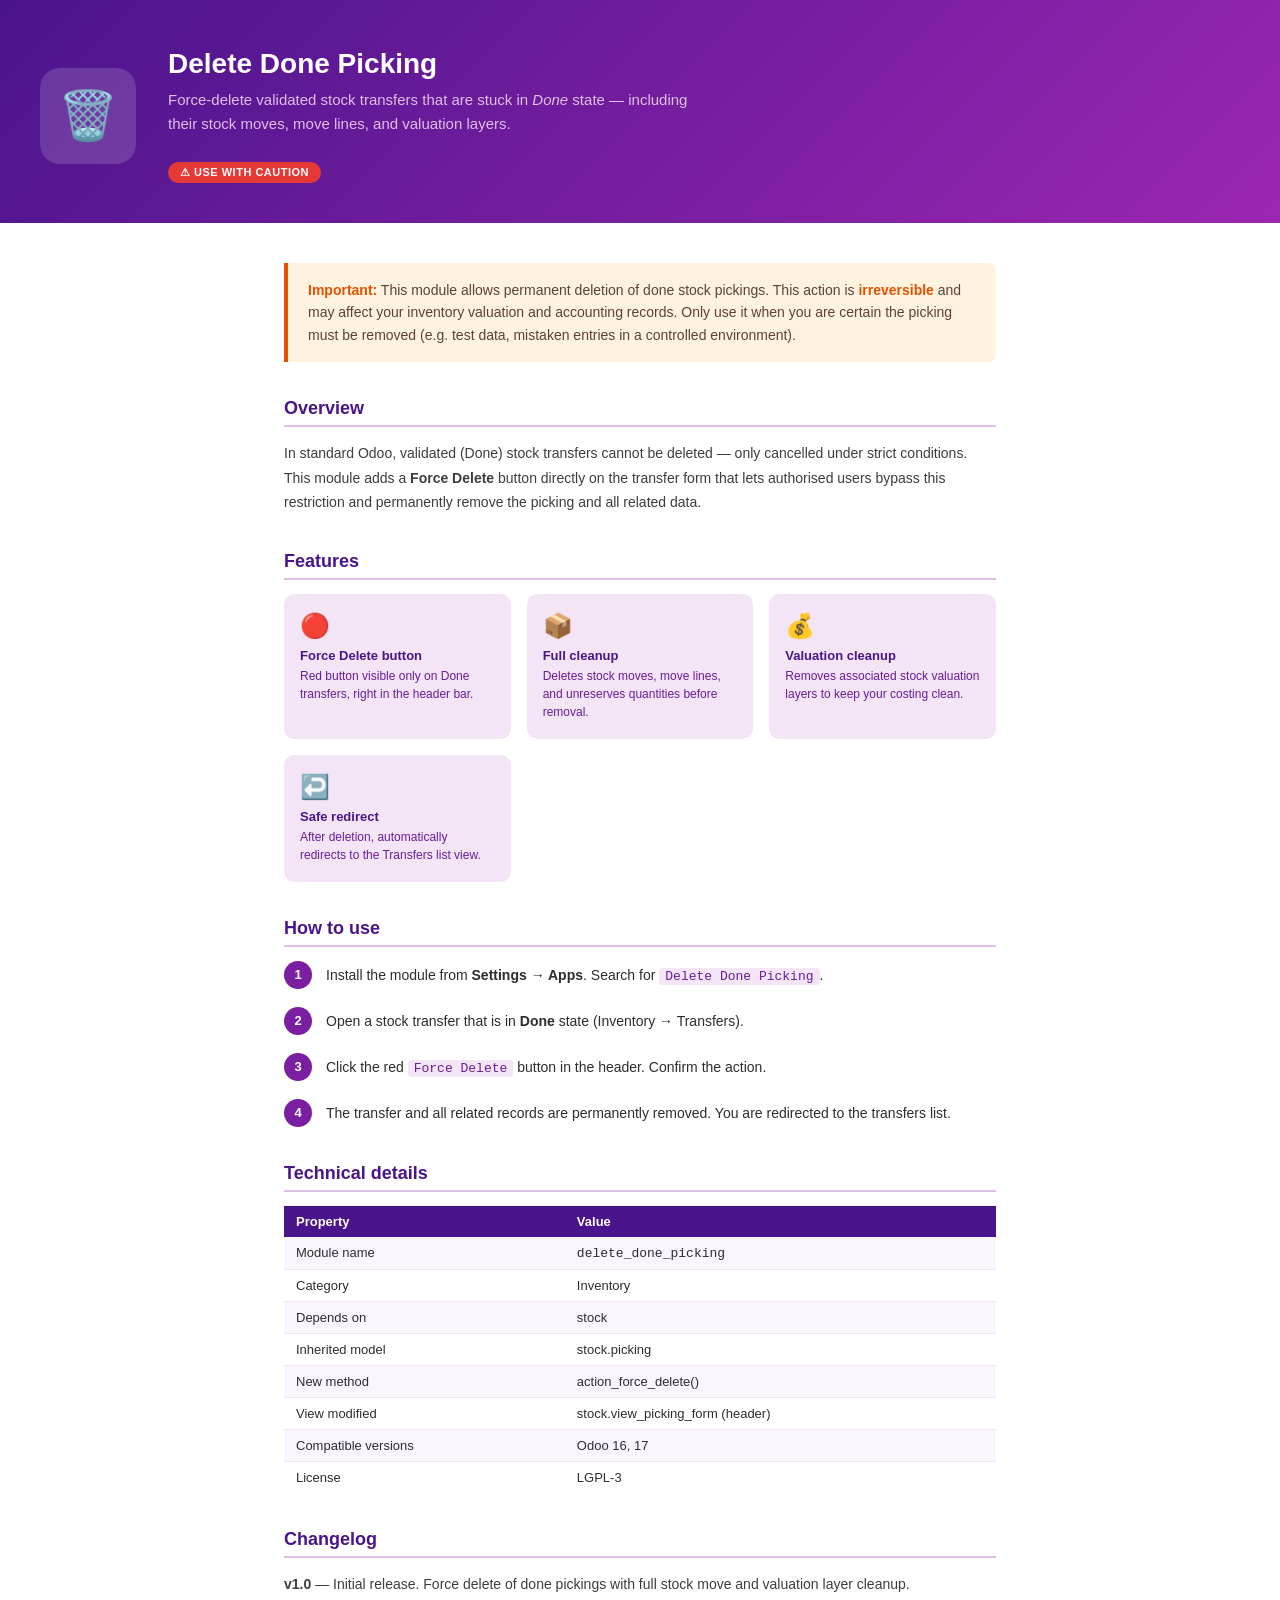
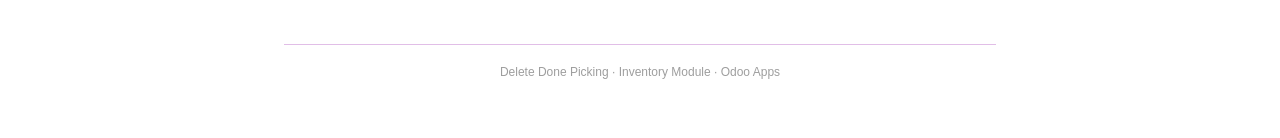
<file: delete_done_picking/description/index.html>
<!DOCTYPE html>
<html lang="en">
<head>
<meta charset="UTF-8"/>
<meta name="viewport" content="width=device-width, initial-scale=1.0"/>
<title>Delete Done Picking</title>
<style>
  * { box-sizing: border-box; margin: 0; padding: 0; }
  body { font-family: 'Segoe UI', Arial, sans-serif; color: #2d2d2d; background: #fff; }

  .hero {
    background: linear-gradient(135deg, #4A148C 0%, #7B1FA2 60%, #9C27B0 100%);
    color: #fff;
    padding: 48px 40px 40px;
    display: flex;
    align-items: center;
    gap: 32px;
  }
  .hero-icon {
    flex-shrink: 0;
    width: 96px; height: 96px;
    background: rgba(255,255,255,0.15);
    border-radius: 20px;
    display: flex; align-items: center; justify-content: center;
    font-size: 48px;
  }
  .hero-text h1 { font-size: 28px; font-weight: 700; margin-bottom: 8px; }
  .hero-text p  { font-size: 15px; color: #E1BEE7; max-width: 520px; line-height: 1.6; }
  .hero-badge {
    display: inline-block;
    margin-top: 14px;
    background: #E53935;
    color: #fff;
    font-size: 11px;
    font-weight: 600;
    padding: 4px 12px;
    border-radius: 20px;
    letter-spacing: 0.5px;
    text-transform: uppercase;
  }

  .body { max-width: 760px; margin: 0 auto; padding: 40px 24px 60px; }

  .warning-box {
    background: #FFF3E0;
    border-left: 4px solid #E65100;
    border-radius: 0 8px 8px 0;
    padding: 16px 20px;
    margin-bottom: 36px;
    font-size: 14px;
    color: #5D4037;
    line-height: 1.6;
  }
  .warning-box strong { color: #E65100; }

  h2 {
    font-size: 18px;
    font-weight: 700;
    color: #4A148C;
    margin: 36px 0 14px;
    padding-bottom: 6px;
    border-bottom: 2px solid #E1BEE7;
  }

  p { font-size: 14px; line-height: 1.75; color: #3d3d3d; margin-bottom: 12px; }

  .features {
    display: grid;
    grid-template-columns: repeat(auto-fit, minmax(200px, 1fr));
    gap: 16px;
    margin: 8px 0 28px;
  }
  .feature-card {
    background: #F3E5F5;
    border-radius: 10px;
    padding: 18px 16px;
  }
  .feature-card .icon { font-size: 24px; margin-bottom: 8px; }
  .feature-card h3 { font-size: 13px; font-weight: 700; color: #4A148C; margin-bottom: 4px; }
  .feature-card p  { font-size: 12px; color: #6A1B9A; margin: 0; line-height: 1.5; }

  .steps { counter-reset: step; }
  .step {
    display: flex; align-items: flex-start; gap: 14px;
    margin-bottom: 18px;
  }
  .step-num {
    flex-shrink: 0;
    width: 28px; height: 28px;
    background: #7B1FA2;
    color: #fff;
    border-radius: 50%;
    display: flex; align-items: center; justify-content: center;
    font-size: 13px; font-weight: 700;
  }
  .step-text { font-size: 14px; line-height: 1.65; padding-top: 3px; }
  .step-text code {
    background: #F3E5F5;
    color: #6A1B9A;
    border-radius: 4px;
    padding: 1px 6px;
    font-size: 13px;
    font-family: monospace;
  }

  .tech-table { width: 100%; border-collapse: collapse; margin-top: 8px; font-size: 13px; }
  .tech-table th {
    background: #4A148C;
    color: #fff;
    padding: 8px 12px;
    text-align: left;
    font-weight: 600;
  }
  .tech-table td { padding: 8px 12px; border-bottom: 1px solid #F3E5F5; }
  .tech-table tr:last-child td { border-bottom: none; }
  .tech-table tr:nth-child(even) td { background: #FAF5FF; }

  .footer {
    margin-top: 48px;
    padding-top: 20px;
    border-top: 1px solid #E1BEE7;
    font-size: 12px;
    color: #9E9E9E;
    text-align: center;
  }
</style>
</head>
<body>

<!-- HERO -->
<div class="hero">
  <div class="hero-icon">🗑️</div>
  <div class="hero-text">
    <h1>Delete Done Picking</h1>
    <p>Force-delete validated stock transfers that are stuck in <em>Done</em> state — including their stock moves, move lines, and valuation layers.</p>
    <span class="hero-badge">⚠ Use with caution</span>
  </div>
</div>

<div class="body">

  <!-- WARNING -->
  <div class="warning-box">
    <strong>Important:</strong> This module allows permanent deletion of done stock pickings. This action is <strong>irreversible</strong> and may affect your inventory valuation and accounting records. Only use it when you are certain the picking must be removed (e.g. test data, mistaken entries in a controlled environment).
  </div>

  <!-- OVERVIEW -->
  <h2>Overview</h2>
  <p>
    In standard Odoo, validated (Done) stock transfers cannot be deleted — only cancelled under strict conditions. This module adds a <strong>Force Delete</strong> button directly on the transfer form that lets authorised users bypass this restriction and permanently remove the picking and all related data.
  </p>

  <!-- FEATURES -->
  <h2>Features</h2>
  <div class="features">
    <div class="feature-card">
      <div class="icon">🔴</div>
      <h3>Force Delete button</h3>
      <p>Red button visible only on Done transfers, right in the header bar.</p>
    </div>
    <div class="feature-card">
      <div class="icon">📦</div>
      <h3>Full cleanup</h3>
      <p>Deletes stock moves, move lines, and unreserves quantities before removal.</p>
    </div>
    <div class="feature-card">
      <div class="icon">💰</div>
      <h3>Valuation cleanup</h3>
      <p>Removes associated stock valuation layers to keep your costing clean.</p>
    </div>
    <div class="feature-card">
      <div class="icon">↩️</div>
      <h3>Safe redirect</h3>
      <p>After deletion, automatically redirects to the Transfers list view.</p>
    </div>
  </div>

  <!-- HOW TO USE -->
  <h2>How to use</h2>
  <div class="steps">
    <div class="step">
      <div class="step-num">1</div>
      <div class="step-text">Install the module from <strong>Settings → Apps</strong>. Search for <code>Delete Done Picking</code>.</div>
    </div>
    <div class="step">
      <div class="step-num">2</div>
      <div class="step-text">Open a stock transfer that is in <strong>Done</strong> state (Inventory → Transfers).</div>
    </div>
    <div class="step">
      <div class="step-num">3</div>
      <div class="step-text">Click the red <code>Force Delete</code> button in the header. Confirm the action.</div>
    </div>
    <div class="step">
      <div class="step-num">4</div>
      <div class="step-text">The transfer and all related records are permanently removed. You are redirected to the transfers list.</div>
    </div>
  </div>

  <!-- TECHNICAL -->
  <h2>Technical details</h2>
  <table class="tech-table">
    <tr><th>Property</th><th>Value</th></tr>
    <tr><td>Module name</td><td><code>delete_done_picking</code></td></tr>
    <tr><td>Category</td><td>Inventory</td></tr>
    <tr><td>Depends on</td><td>stock</td></tr>
    <tr><td>Inherited model</td><td>stock.picking</td></tr>
    <tr><td>New method</td><td>action_force_delete()</td></tr>
    <tr><td>View modified</td><td>stock.view_picking_form (header)</td></tr>
    <tr><td>Compatible versions</td><td>Odoo 16, 17</td></tr>
    <tr><td>License</td><td>LGPL-3</td></tr>
  </table>

  <!-- CHANGELOG -->
  <h2>Changelog</h2>
  <p><strong>v1.0</strong> — Initial release. Force delete of done pickings with full stock move and valuation layer cleanup.</p>

  <div class="footer">
    Delete Done Picking · Inventory Module · Odoo Apps
  </div>

</div>
</body>
</html>
</file>
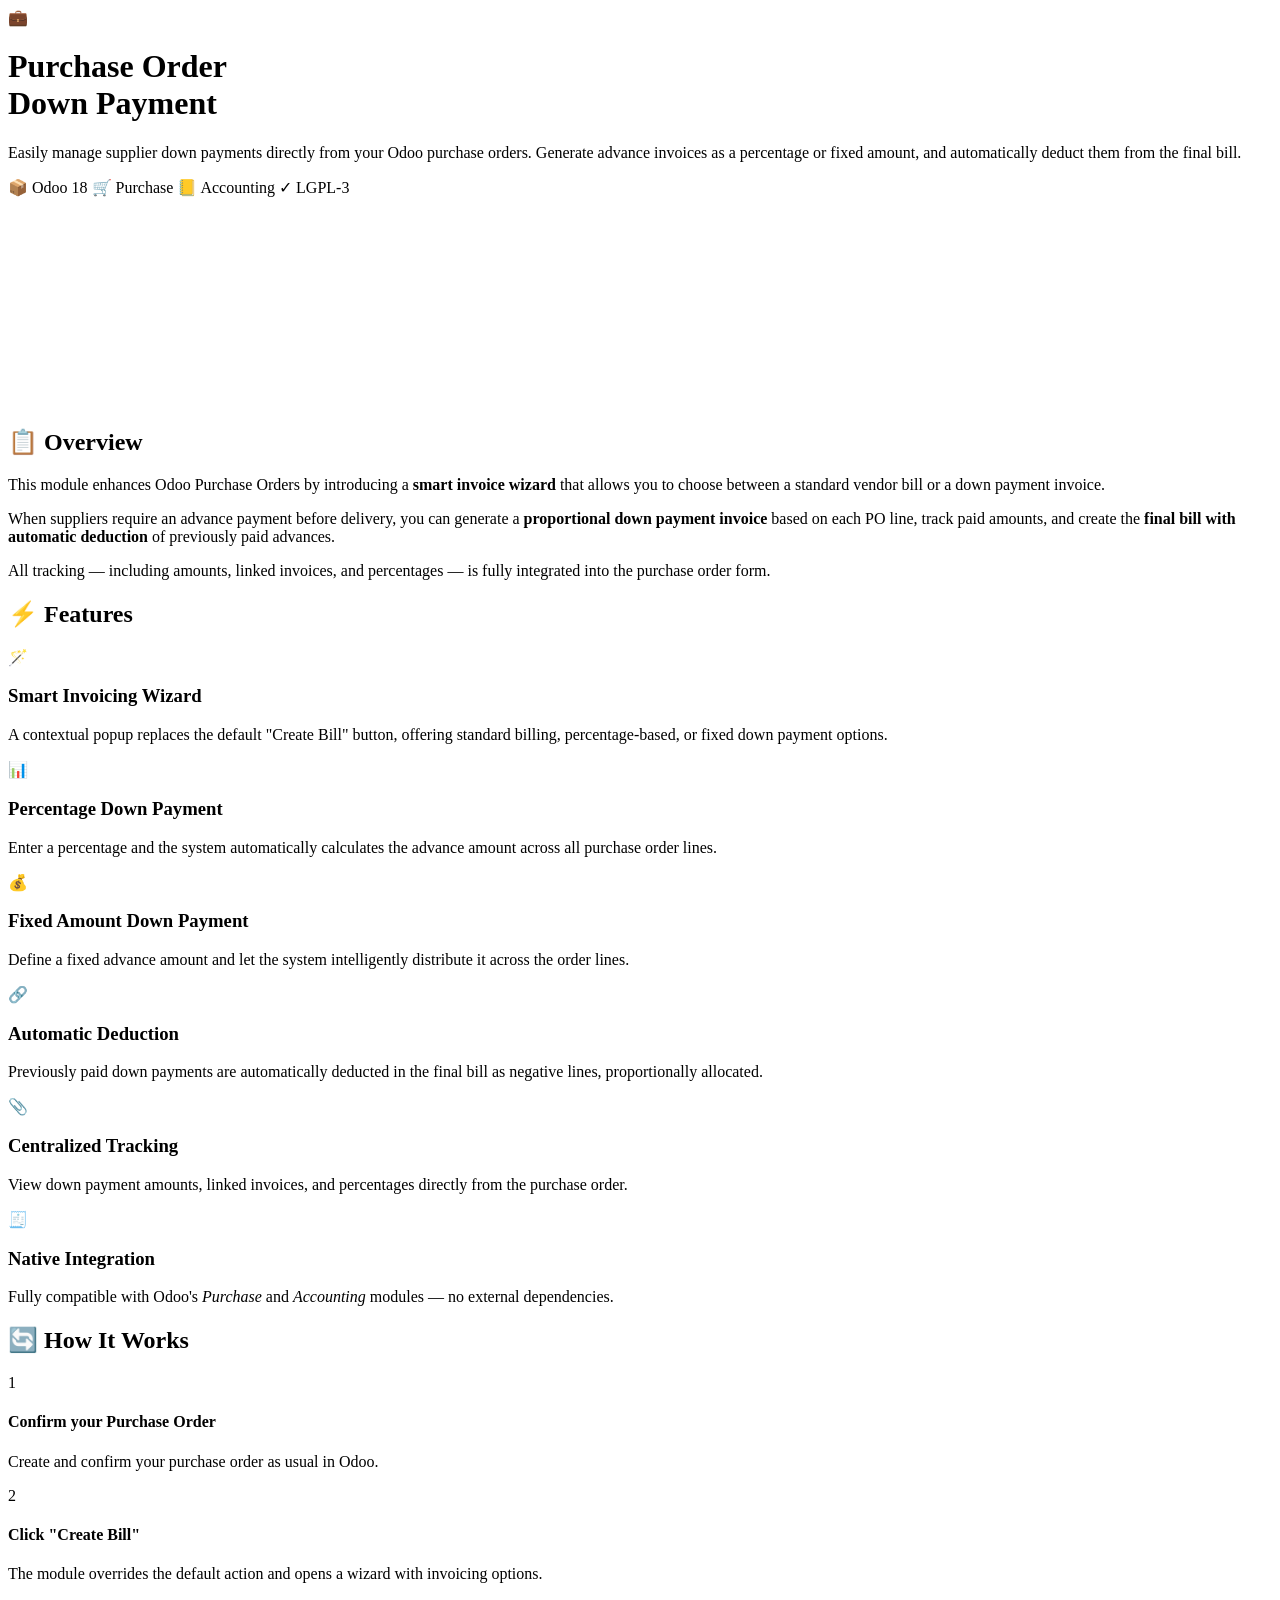
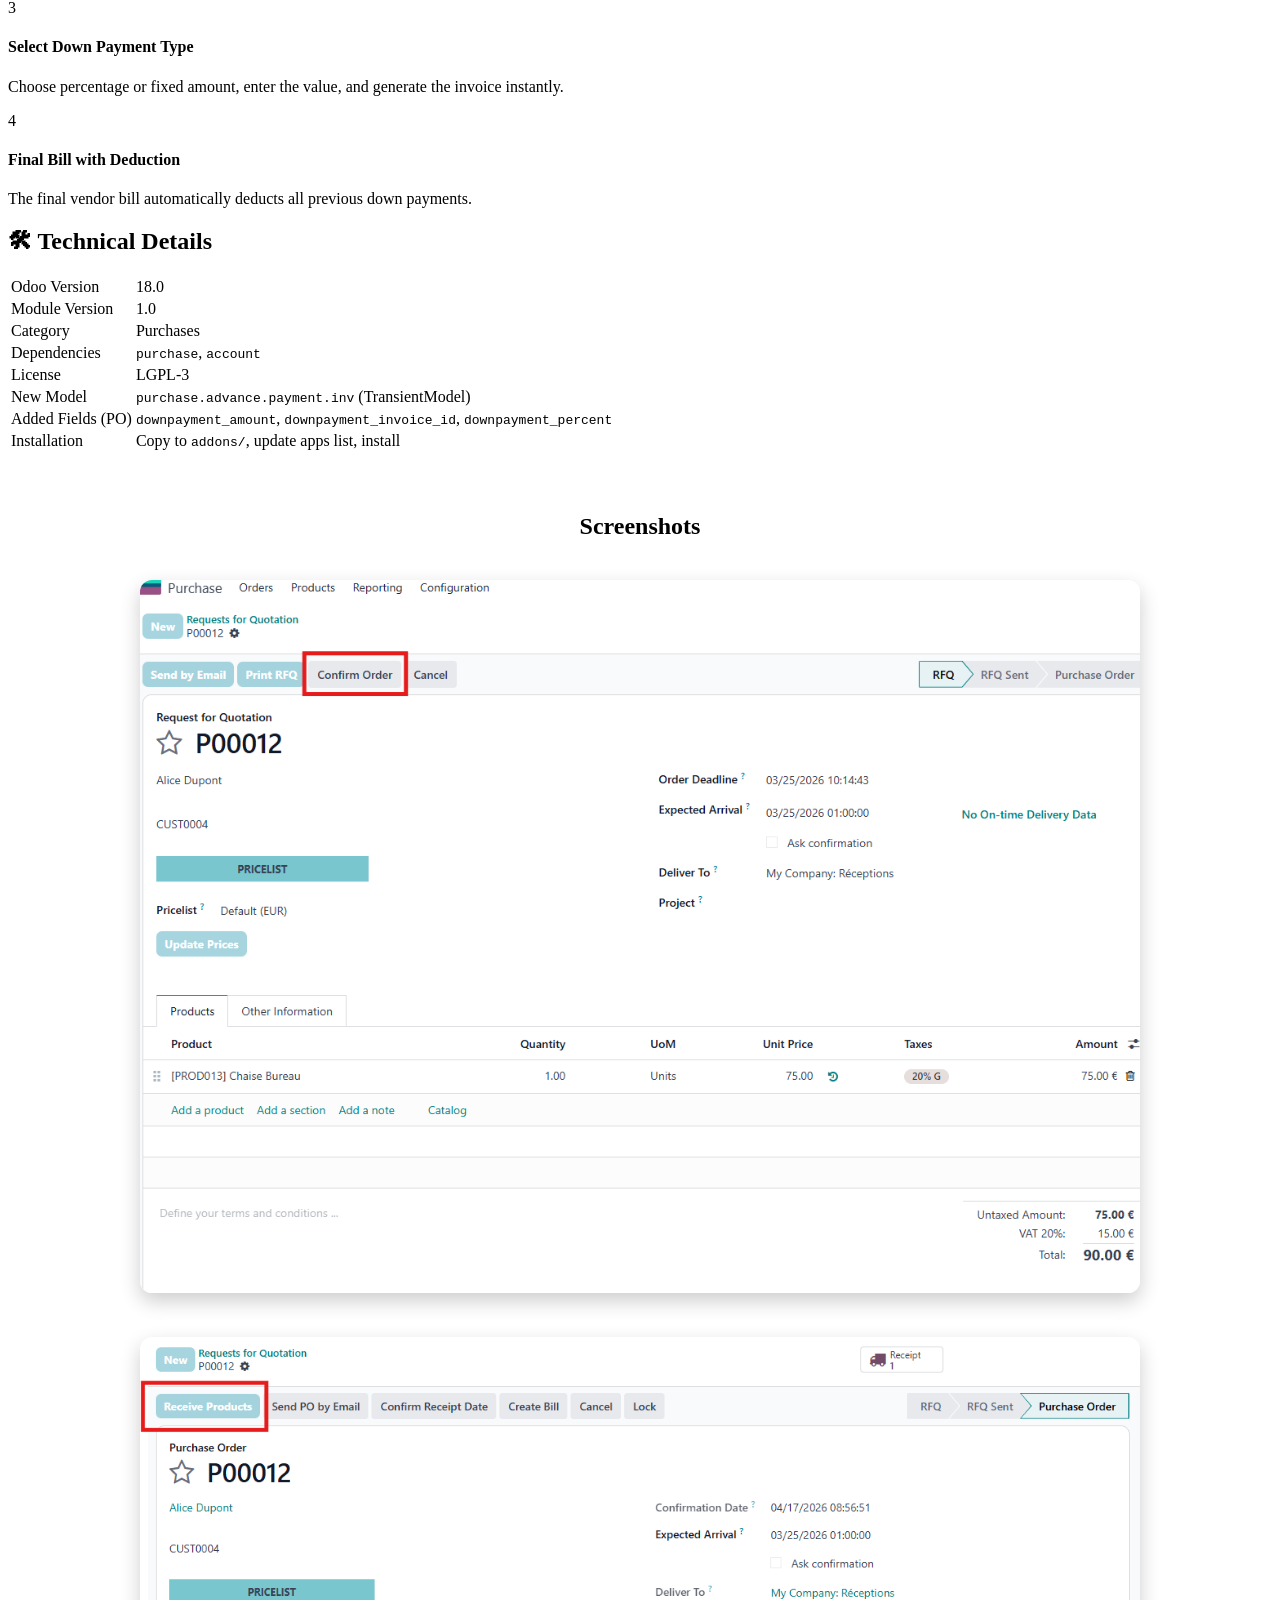
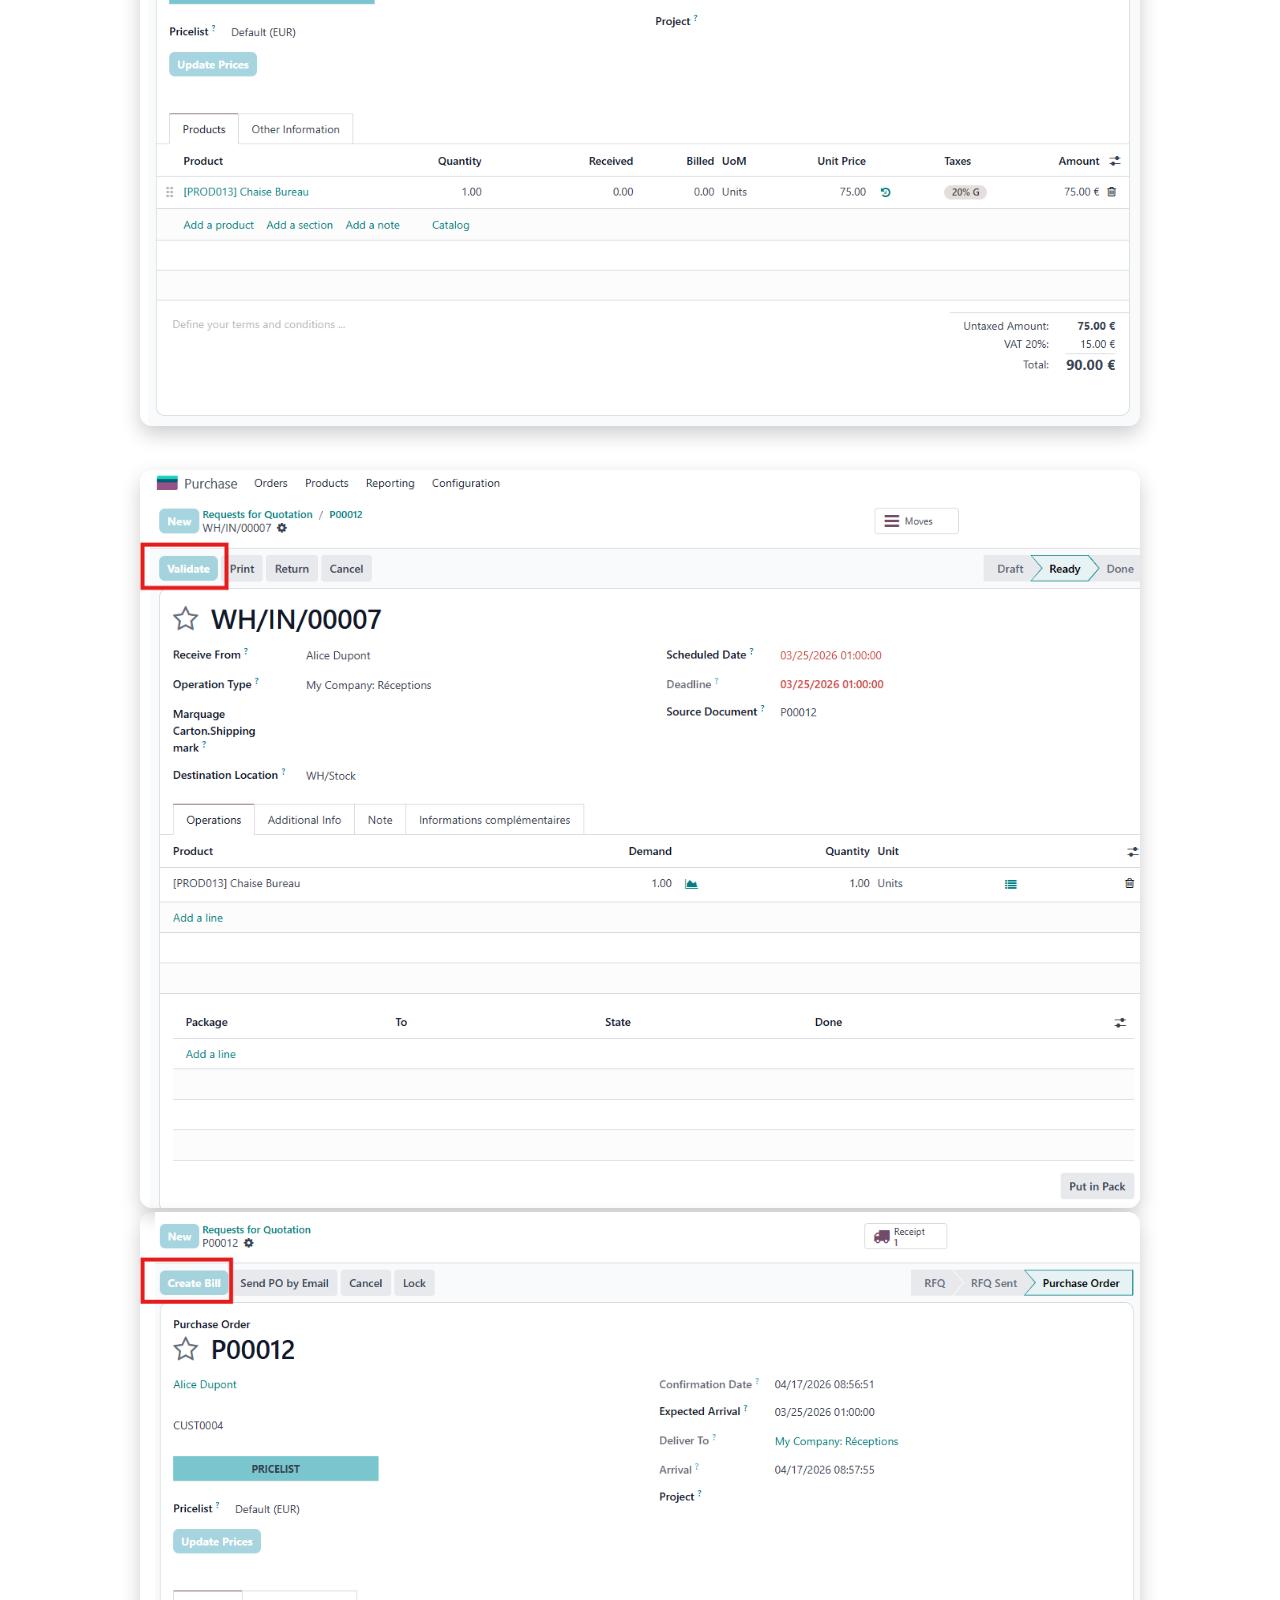
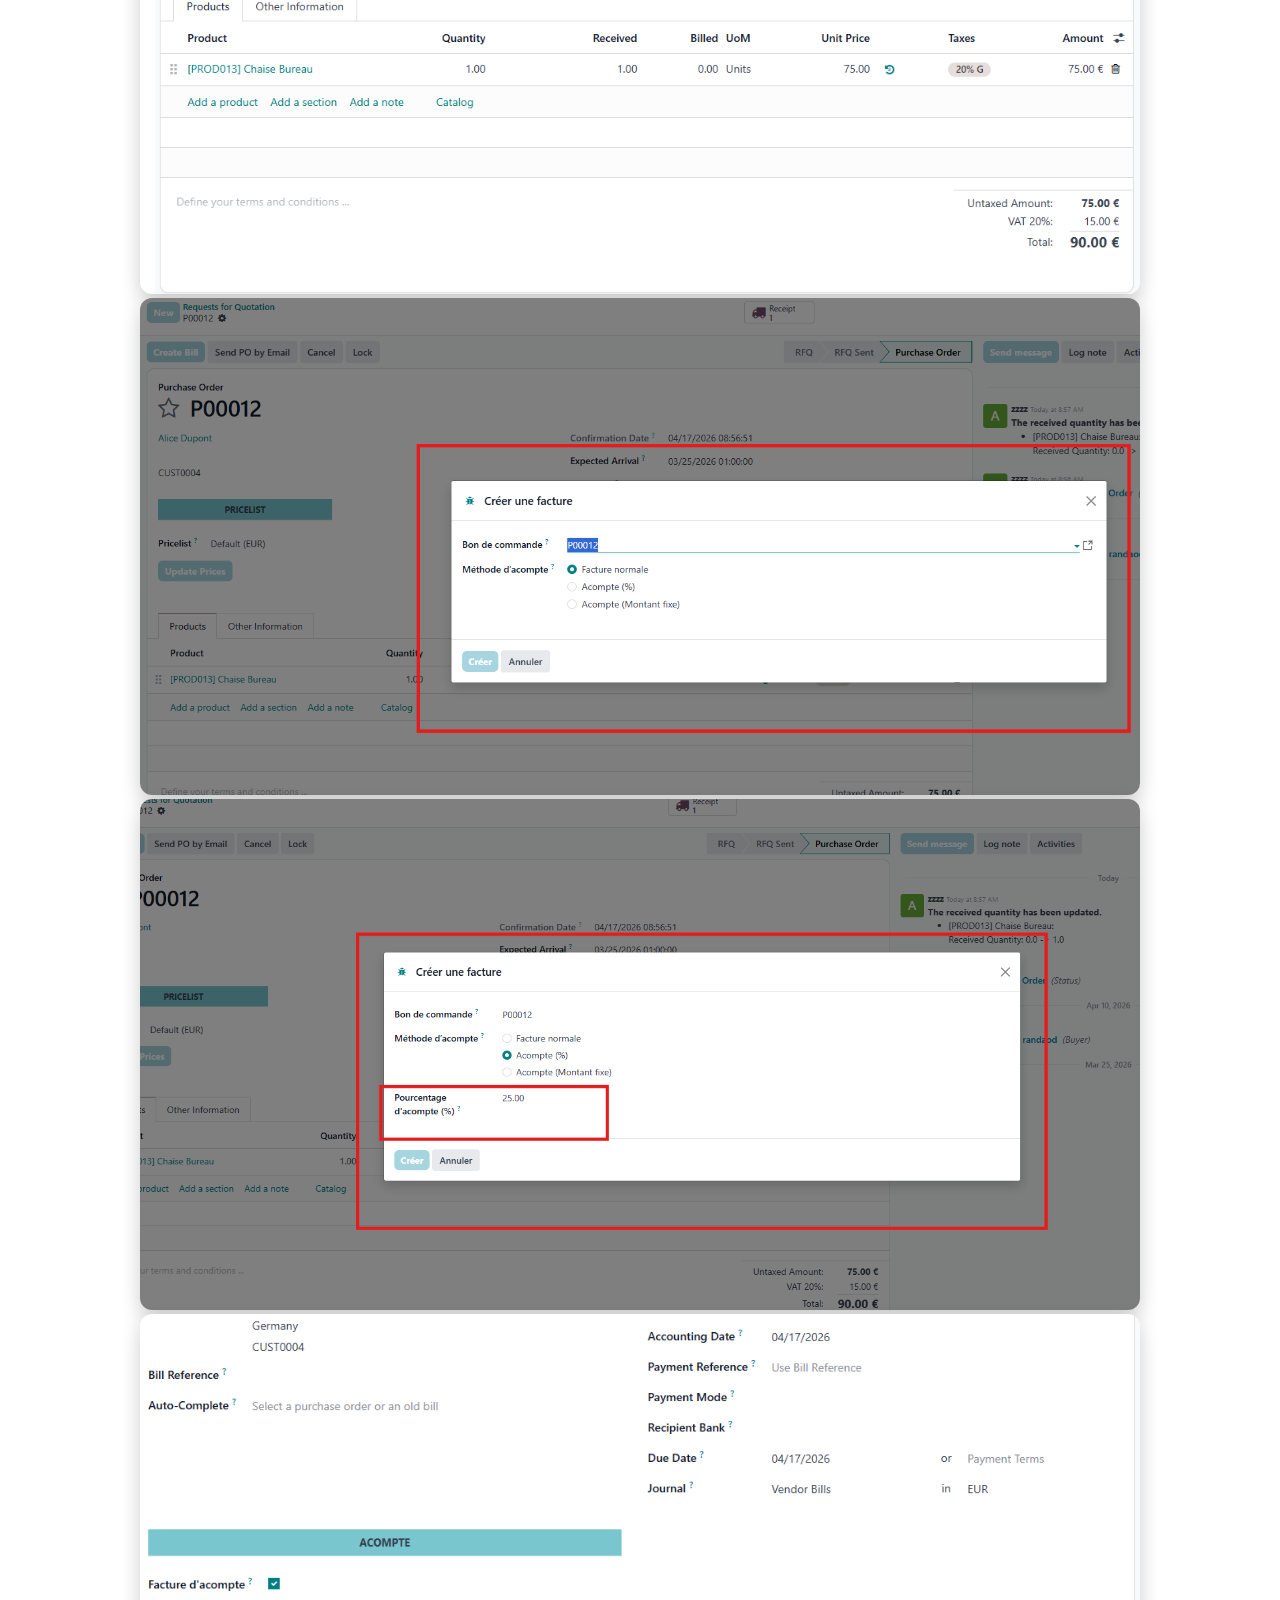
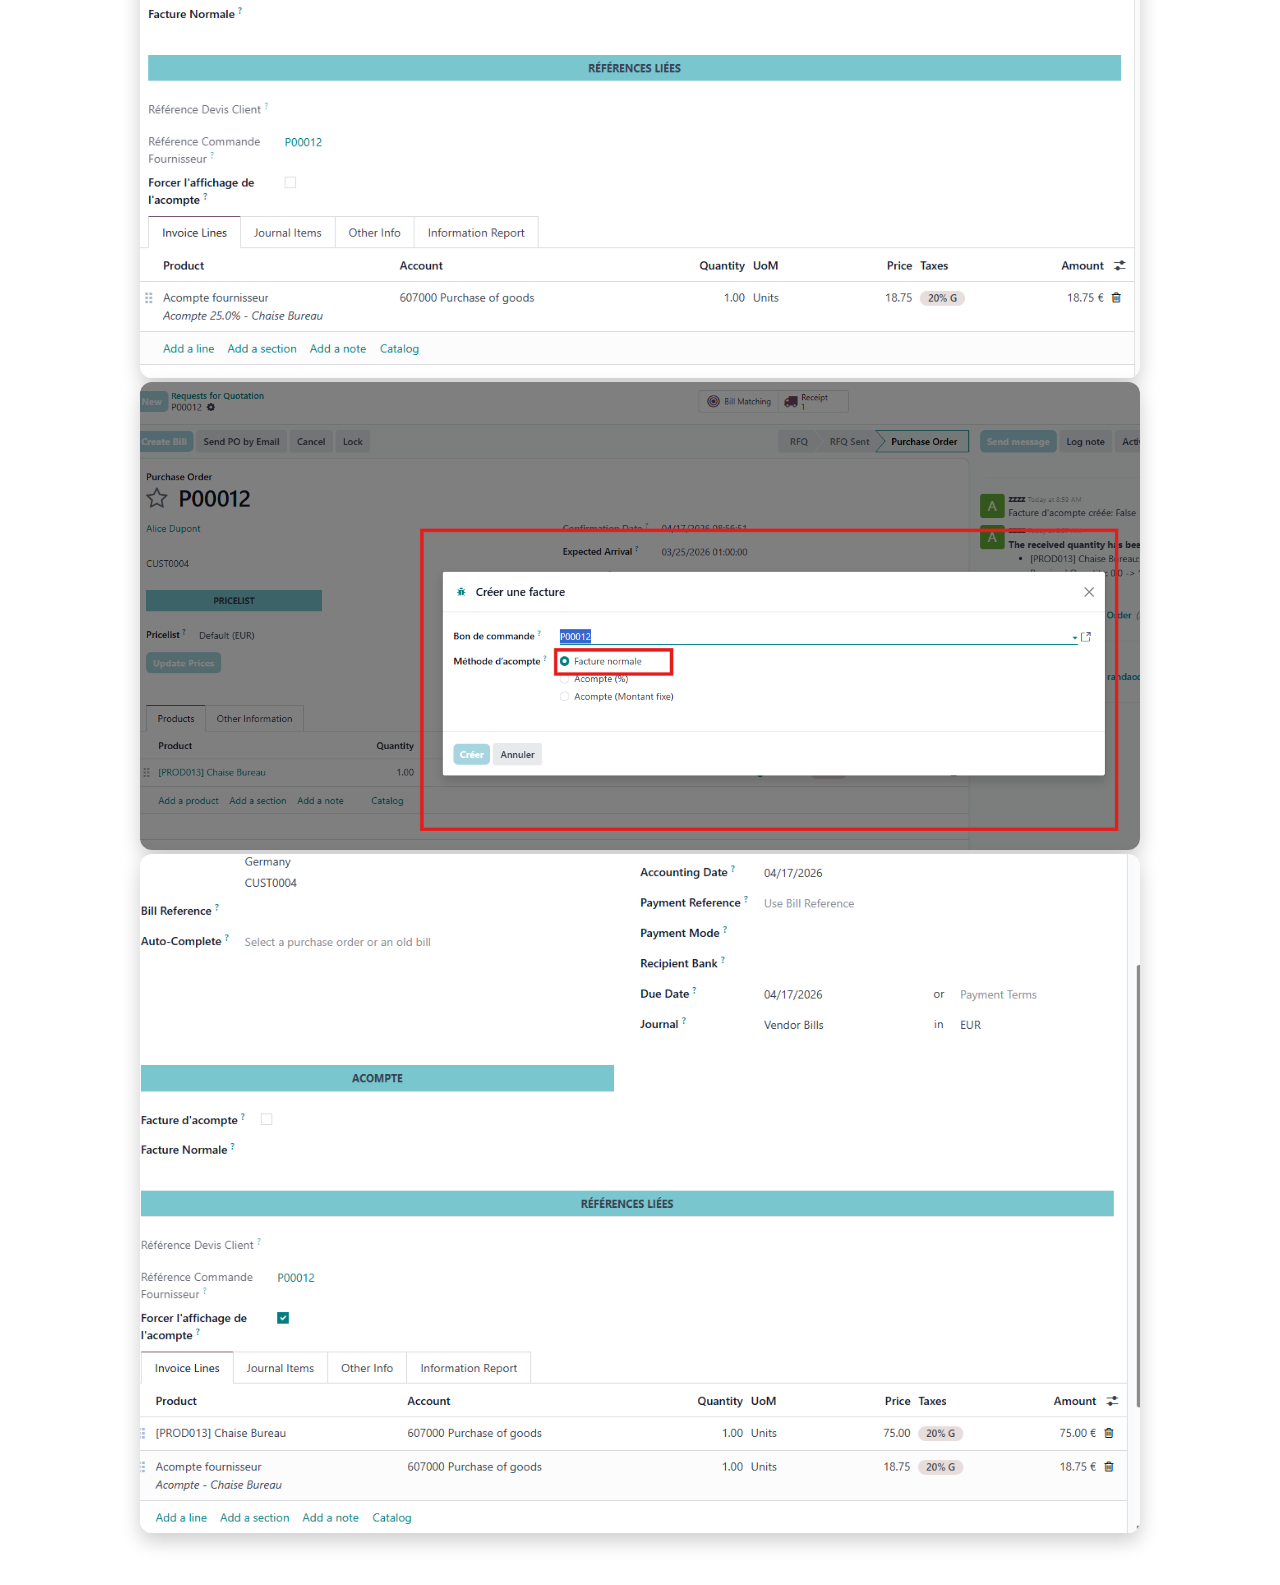
<file: acompte_purchase_order/static/description/index.html>
<!DOCTYPE html>
<html lang="en">
<head>
  <meta charset="UTF-8" />
  <meta name="viewport" content="width=device-width, initial-scale=1.0"/>
  <title>Purchase Order Down Payment — Odoo Module</title>

  <link href="https://fonts.googleapis.com/css2?family=Sora:wght@400;600;700;800&family=Inter:wght@400;500;600&display=swap" rel="stylesheet">

  <style>
.hero,
.hero * {
  max-height: none !important;
}

.hero {
  min-height: 400px !important;
  height: auto !important;
  overflow: visible !important;
}
  </style>
</head>

<body>

<!-- HERO -->
<header class="hero">
  <div class="hero-inner">
    <div class="hero-icon">💼</div>
    <div class="hero-content">
      <h1>Purchase Order<br>Down Payment</h1>
      <p>
        Easily manage supplier down payments directly from your Odoo purchase orders.
        Generate advance invoices as a percentage or fixed amount, and automatically
        deduct them from the final bill.
      </p>
      <div class="hero-badges">
        <span class="badge badge-white">📦 Odoo 18</span>
        <span class="badge badge-white">🛒 Purchase</span>
        <span class="badge badge-white">📒 Accounting</span>
        <span class="badge badge-green">✓ LGPL-3</span>
      </div>
    </div>
  </div>
</header>

<main class="container">

  <!-- DESCRIPTION -->
  <h2 class="section-title">📋 Overview</h2>
  <div class="overview">
    <p>
      This module enhances Odoo Purchase Orders by introducing a <strong>smart invoice wizard</strong>
      that allows you to choose between a standard vendor bill or a down payment invoice.
    </p>
    <p>
      When suppliers require an advance payment before delivery, you can generate
      a <strong>proportional down payment invoice</strong> based on each PO line,
      track paid amounts, and create the <strong>final bill with automatic deduction</strong>
      of previously paid advances.
    </p>
    <p>
      All tracking — including amounts, linked invoices, and percentages —
      is fully integrated into the purchase order form.
    </p>
  </div>

  <!-- FEATURES -->
  <h2 class="section-title">⚡ Features</h2>
  <div class="features-grid">

    <div class="feature-card">
      <div class="feature-icon">🪄</div>
      <h3>Smart Invoicing Wizard</h3>
      <p>A contextual popup replaces the default "Create Bill" button, offering standard billing, percentage-based, or fixed down payment options.</p>
    </div>

    <div class="feature-card">
      <div class="feature-icon">📊</div>
      <h3>Percentage Down Payment</h3>
      <p>Enter a percentage and the system automatically calculates the advance amount across all purchase order lines.</p>
    </div>

    <div class="feature-card">
      <div class="feature-icon">💰</div>
      <h3>Fixed Amount Down Payment</h3>
      <p>Define a fixed advance amount and let the system intelligently distribute it across the order lines.</p>
    </div>

    <div class="feature-card">
      <div class="feature-icon">🔗</div>
      <h3>Automatic Deduction</h3>
      <p>Previously paid down payments are automatically deducted in the final bill as negative lines, proportionally allocated.</p>
    </div>

    <div class="feature-card">
      <div class="feature-icon">📎</div>
      <h3>Centralized Tracking</h3>
      <p>View down payment amounts, linked invoices, and percentages directly from the purchase order.</p>
    </div>

    <div class="feature-card">
      <div class="feature-icon">🧾</div>
      <h3>Native Integration</h3>
      <p>Fully compatible with Odoo's <em>Purchase</em> and <em>Accounting</em> modules — no external dependencies.</p>
    </div>

  </div>

  <!-- WORKFLOW -->
  <h2 class="section-title">🔄 How It Works</h2>
  <div class="steps">

    <div class="step">
      <div class="step-num">1</div>
      <div class="step-content">
        <h4>Confirm your Purchase Order</h4>
        <p>Create and confirm your purchase order as usual in Odoo.</p>
      </div>
    </div>

    <div class="step-connector"></div>

    <div class="step">
      <div class="step-num">2</div>
      <div class="step-content">
        <h4>Click "Create Bill"</h4>
        <p>The module overrides the default action and opens a wizard with invoicing options.</p>
      </div>
    </div>

    <div class="step-connector"></div>

    <div class="step">
      <div class="step-num">3</div>
      <div class="step-content">
        <h4>Select Down Payment Type</h4>
        <p>Choose percentage or fixed amount, enter the value, and generate the invoice instantly.</p>
      </div>
    </div>

    <div class="step-connector"></div>

    <div class="step">
      <div class="step-num">4</div>
      <div class="step-content">
        <h4>Final Bill with Deduction</h4>
        <p>The final vendor bill automatically deducts all previous down payments.</p>
      </div>
    </div>

  </div>

  <!-- TECH INFO -->
  <h2 class="section-title">🛠 Technical Details</h2>
  <table class="tech-table">
    <tr><td>Odoo Version</td><td>18.0</td></tr>
    <tr><td>Module Version</td><td>1.0</td></tr>
    <tr><td>Category</td><td>Purchases</td></tr>
    <tr><td>Dependencies</td><td><code>purchase</code>, <code>account</code></td></tr>
    <tr><td>License</td><td>LGPL-3</td></tr>
    <tr><td>New Model</td><td><code>purchase.advance.payment.inv</code> (TransientModel)</td></tr>
    <tr><td>Added Fields (PO)</td><td><code>downpayment_amount</code>, <code>downpayment_invoice_id</code>, <code>downpayment_percent</code></td></tr>
    <tr><td>Installation</td><td>Copy to <code>addons/</code>, update apps list, install</td></tr>
  </table>

  <!-- CTA -->
  <div class="screenshot-zone">
    <section class="oe_container" style="text-align:center; padding: 40px 0;">
    <div class="oe_row oe_spaced">
        <h2 class="oe_slogan" style="margin-bottom: 40px;">Screenshots</h2>

        <div style="margin-bottom: 40px;">
            <img class="oe_screenshot"
                 src="screen1.png"
                 style="width: 95%; max-width: 1000px; border-radius: 12px; box-shadow: 0 8px 20px rgba(0,0,0,0.2);"/>
        </div>

        <div style="margin-bottom: 40px;">
            <img class="oe_screenshot"
                 src="screen2.png"
                 style="width: 95%; max-width: 1000px; border-radius: 12px; box-shadow: 0 8px 20px rgba(0,0,0,0.2);"/>
        </div>

        <div>
            <img class="oe_screenshot"
                 src="screen3.png"
                 style="width: 95%; max-width: 1000px; border-radius: 12px; box-shadow: 0 8px 20px rgba(0,0,0,0.2);"/>
        </div>
<div>
            <img class="oe_screenshot"
                 src="screen4.png"
                 style="width: 95%; max-width: 1000px; border-radius: 12px; box-shadow: 0 8px 20px rgba(0,0,0,0.2);"/>
        </div>
        <div>
            <img class="oe_screenshot"
                 src="screen5.png"
                 style="width: 95%; max-width: 1000px; border-radius: 12px; box-shadow: 0 8px 20px rgba(0,0,0,0.2);"/>
        </div>
        <div>
            <img class="oe_screenshot"
                 src="screen6.png"
                 style="width: 95%; max-width: 1000px; border-radius: 12px; box-shadow: 0 8px 20px rgba(0,0,0,0.2);"/>
        </div>
        <div>
            <img class="oe_screenshot"
                 src="screen7.png"
                 style="width: 95%; max-width: 1000px; border-radius: 12px; box-shadow: 0 8px 20px rgba(0,0,0,0.2);"/>
        </div>
        <div>
            <img class="oe_screenshot"
                 src="screen8.png"
                 style="width: 95%; max-width: 1000px; border-radius: 12px; box-shadow: 0 8px 20px rgba(0,0,0,0.2);"/>
        </div>
        <div>
            <img class="oe_screenshot"
                 src="screen9.png"
                 style="width: 95%; max-width: 1000px; border-radius: 12px; box-shadow: 0 8px 20px rgba(0,0,0,0.2);"/>
        </div>
    </div>
</section>
  </div>
</main>

</body>
</html>
</file>
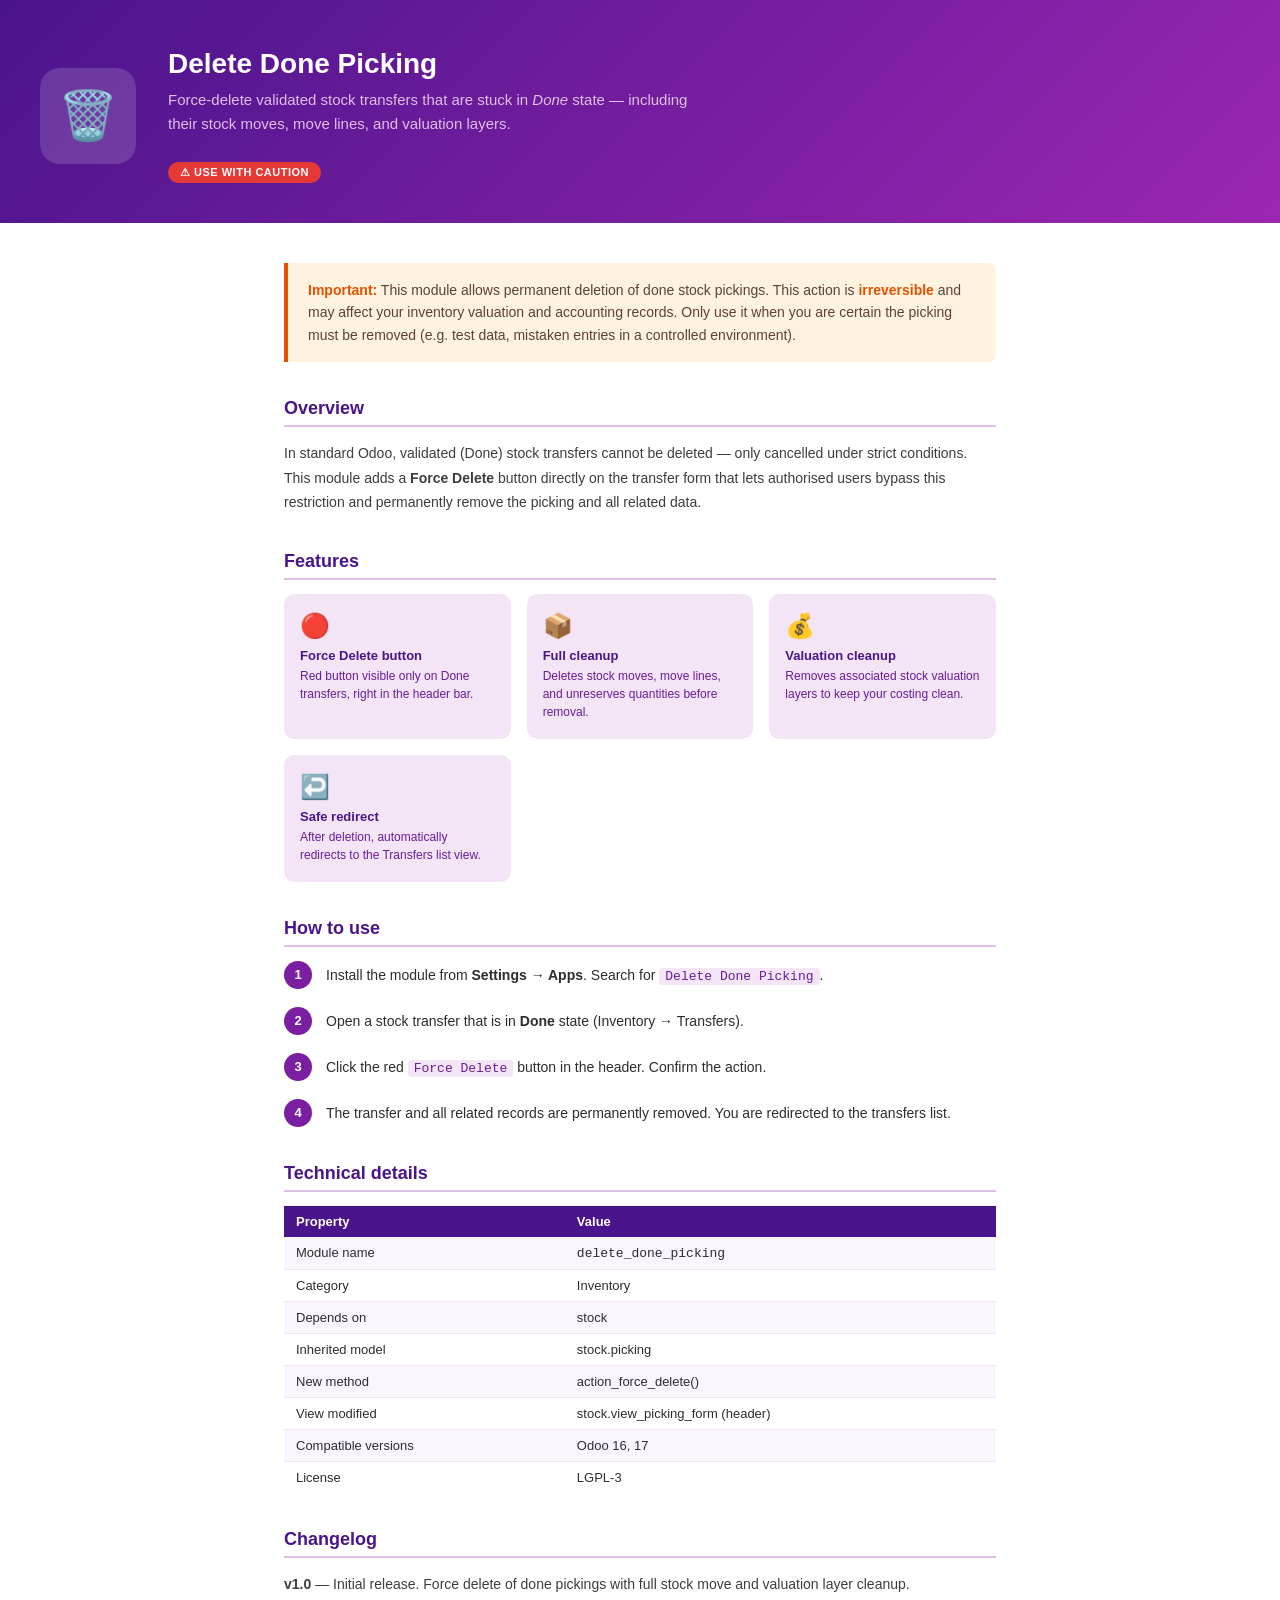
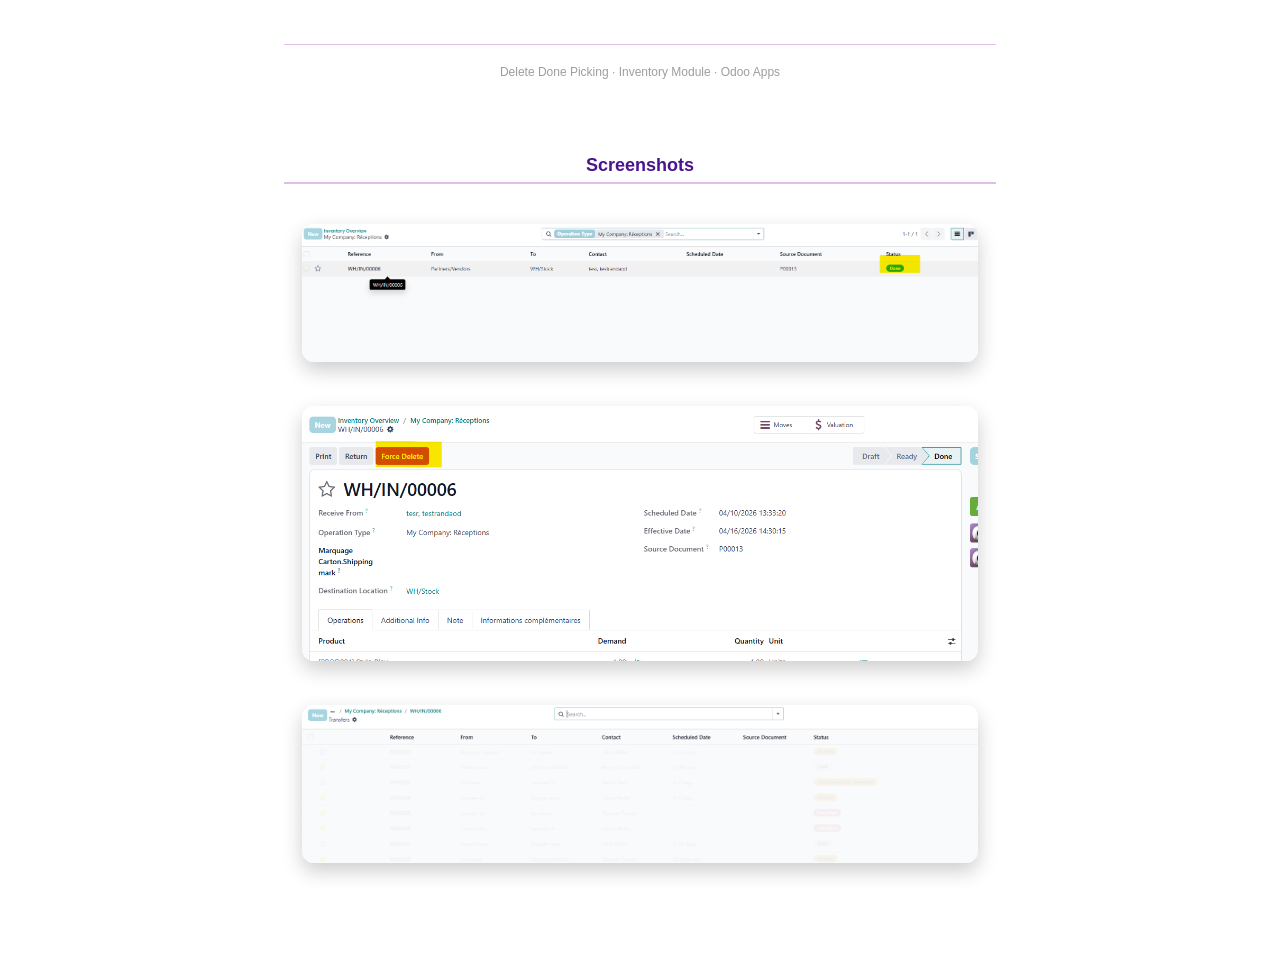
<file: delete_done_picking/static/description/index.html>
<!DOCTYPE html>
<html lang="en">
<head>
<meta charset="UTF-8"/>
<meta name="viewport" content="width=device-width, initial-scale=1.0"/>
<title>Delete Done Picking</title>
<style>
  * { box-sizing: border-box; margin: 0; padding: 0; }
  body { font-family: 'Segoe UI', Arial, sans-serif; color: #2d2d2d; background: #fff; }

  .hero {
    background: linear-gradient(135deg, #4A148C 0%, #7B1FA2 60%, #9C27B0 100%);
    color: #fff;
    padding: 48px 40px 40px;
    display: flex;
    align-items: center;
    gap: 32px;
  }
  .hero-icon {
    flex-shrink: 0;
    width: 96px; height: 96px;
    background: rgba(255,255,255,0.15);
    border-radius: 20px;
    display: flex; align-items: center; justify-content: center;
    font-size: 48px;
  }
  .hero-text h1 { font-size: 28px; font-weight: 700; margin-bottom: 8px; }
  .hero-text p  { font-size: 15px; color: #E1BEE7; max-width: 520px; line-height: 1.6; }
  .hero-badge {
    display: inline-block;
    margin-top: 14px;
    background: #E53935;
    color: #fff;
    font-size: 11px;
    font-weight: 600;
    padding: 4px 12px;
    border-radius: 20px;
    letter-spacing: 0.5px;
    text-transform: uppercase;
  }

  .body { max-width: 760px; margin: 0 auto; padding: 40px 24px 60px; }

  .warning-box {
    background: #FFF3E0;
    border-left: 4px solid #E65100;
    border-radius: 0 8px 8px 0;
    padding: 16px 20px;
    margin-bottom: 36px;
    font-size: 14px;
    color: #5D4037;
    line-height: 1.6;
  }
  .warning-box strong { color: #E65100; }

  h2 {
    font-size: 18px;
    font-weight: 700;
    color: #4A148C;
    margin: 36px 0 14px;
    padding-bottom: 6px;
    border-bottom: 2px solid #E1BEE7;
  }

  p { font-size: 14px; line-height: 1.75; color: #3d3d3d; margin-bottom: 12px; }

  .features {
    display: grid;
    grid-template-columns: repeat(auto-fit, minmax(200px, 1fr));
    gap: 16px;
    margin: 8px 0 28px;
  }
  .feature-card {
    background: #F3E5F5;
    border-radius: 10px;
    padding: 18px 16px;
  }
  .feature-card .icon { font-size: 24px; margin-bottom: 8px; }
  .feature-card h3 { font-size: 13px; font-weight: 700; color: #4A148C; margin-bottom: 4px; }
  .feature-card p  { font-size: 12px; color: #6A1B9A; margin: 0; line-height: 1.5; }

  .steps { counter-reset: step; }
  .step {
    display: flex; align-items: flex-start; gap: 14px;
    margin-bottom: 18px;
  }
  .step-num {
    flex-shrink: 0;
    width: 28px; height: 28px;
    background: #7B1FA2;
    color: #fff;
    border-radius: 50%;
    display: flex; align-items: center; justify-content: center;
    font-size: 13px; font-weight: 700;
  }
  .step-text { font-size: 14px; line-height: 1.65; padding-top: 3px; }
  .step-text code {
    background: #F3E5F5;
    color: #6A1B9A;
    border-radius: 4px;
    padding: 1px 6px;
    font-size: 13px;
    font-family: monospace;
  }

  .tech-table { width: 100%; border-collapse: collapse; margin-top: 8px; font-size: 13px; }
  .tech-table th {
    background: #4A148C;
    color: #fff;
    padding: 8px 12px;
    text-align: left;
    font-weight: 600;
  }
  .tech-table td { padding: 8px 12px; border-bottom: 1px solid #F3E5F5; }
  .tech-table tr:last-child td { border-bottom: none; }
  .tech-table tr:nth-child(even) td { background: #FAF5FF; }

  .footer {
    margin-top: 48px;
    padding-top: 20px;
    border-top: 1px solid #E1BEE7;
    font-size: 12px;
    color: #9E9E9E;
    text-align: center;
  }
</style>
</head>
<body>

<!-- HERO -->
<div class="hero">
  <div class="hero-icon">🗑️</div>
  <div class="hero-text">
    <h1>Delete Done Picking</h1>
    <p>Force-delete validated stock transfers that are stuck in <em>Done</em> state — including their stock moves, move lines, and valuation layers.</p>
    <span class="hero-badge">⚠ Use with caution</span>
  </div>
</div>

<div class="body">

  <!-- WARNING -->
  <div class="warning-box">
    <strong>Important:</strong> This module allows permanent deletion of done stock pickings. This action is <strong>irreversible</strong> and may affect your inventory valuation and accounting records. Only use it when you are certain the picking must be removed (e.g. test data, mistaken entries in a controlled environment).
  </div>

  <!-- OVERVIEW -->
  <h2>Overview</h2>
  <p>
    In standard Odoo, validated (Done) stock transfers cannot be deleted — only cancelled under strict conditions. This module adds a <strong>Force Delete</strong> button directly on the transfer form that lets authorised users bypass this restriction and permanently remove the picking and all related data.
  </p>

  <!-- FEATURES -->
  <h2>Features</h2>
  <div class="features">
    <div class="feature-card">
      <div class="icon">🔴</div>
      <h3>Force Delete button</h3>
      <p>Red button visible only on Done transfers, right in the header bar.</p>
    </div>
    <div class="feature-card">
      <div class="icon">📦</div>
      <h3>Full cleanup</h3>
      <p>Deletes stock moves, move lines, and unreserves quantities before removal.</p>
    </div>
    <div class="feature-card">
      <div class="icon">💰</div>
      <h3>Valuation cleanup</h3>
      <p>Removes associated stock valuation layers to keep your costing clean.</p>
    </div>
    <div class="feature-card">
      <div class="icon">↩️</div>
      <h3>Safe redirect</h3>
      <p>After deletion, automatically redirects to the Transfers list view.</p>
    </div>
  </div>

  <!-- HOW TO USE -->
  <h2>How to use</h2>
  <div class="steps">
    <div class="step">
      <div class="step-num">1</div>
      <div class="step-text">Install the module from <strong>Settings → Apps</strong>. Search for <code>Delete Done Picking</code>.</div>
    </div>
    <div class="step">
      <div class="step-num">2</div>
      <div class="step-text">Open a stock transfer that is in <strong>Done</strong> state (Inventory → Transfers).</div>
    </div>
    <div class="step">
      <div class="step-num">3</div>
      <div class="step-text">Click the red <code>Force Delete</code> button in the header. Confirm the action.</div>
    </div>
    <div class="step">
      <div class="step-num">4</div>
      <div class="step-text">The transfer and all related records are permanently removed. You are redirected to the transfers list.</div>
    </div>
  </div>

  <!-- TECHNICAL -->
  <h2>Technical details</h2>
  <table class="tech-table">
    <tr><th>Property</th><th>Value</th></tr>
    <tr><td>Module name</td><td><code>delete_done_picking</code></td></tr>
    <tr><td>Category</td><td>Inventory</td></tr>
    <tr><td>Depends on</td><td>stock</td></tr>
    <tr><td>Inherited model</td><td>stock.picking</td></tr>
    <tr><td>New method</td><td>action_force_delete()</td></tr>
    <tr><td>View modified</td><td>stock.view_picking_form (header)</td></tr>
    <tr><td>Compatible versions</td><td>Odoo 16, 17</td></tr>
    <tr><td>License</td><td>LGPL-3</td></tr>
  </table>

  <!-- CHANGELOG -->
  <h2>Changelog</h2>
  <p><strong>v1.0</strong> — Initial release. Force delete of done pickings with full stock move and valuation layer cleanup.</p>

  <div class="footer">
    Delete Done Picking · Inventory Module · Odoo Apps
  </div>
<section class="oe_container" style="text-align:center; padding: 40px 0;">
    <div class="oe_row oe_spaced">
        <h2 class="oe_slogan" style="margin-bottom: 40px;">Screenshots</h2>

        <div style="margin-bottom: 40px;">
            <img class="oe_screenshot"
                 src="screen1.png"
                 style="width: 95%; max-width: 1000px; border-radius: 12px; box-shadow: 0 8px 20px rgba(0,0,0,0.2);"/>
        </div>

        <div style="margin-bottom: 40px;">
            <img class="oe_screenshot"
                 src="screen2.png"
                 style="width: 95%; max-width: 1000px; border-radius: 12px; box-shadow: 0 8px 20px rgba(0,0,0,0.2);"/>
        </div>

        <div>
            <img class="oe_screenshot"
                 src="screen3.png"
                 style="width: 95%; max-width: 1000px; border-radius: 12px; box-shadow: 0 8px 20px rgba(0,0,0,0.2);"/>
        </div>

    </div>
</section></body>
</html>
</file>
